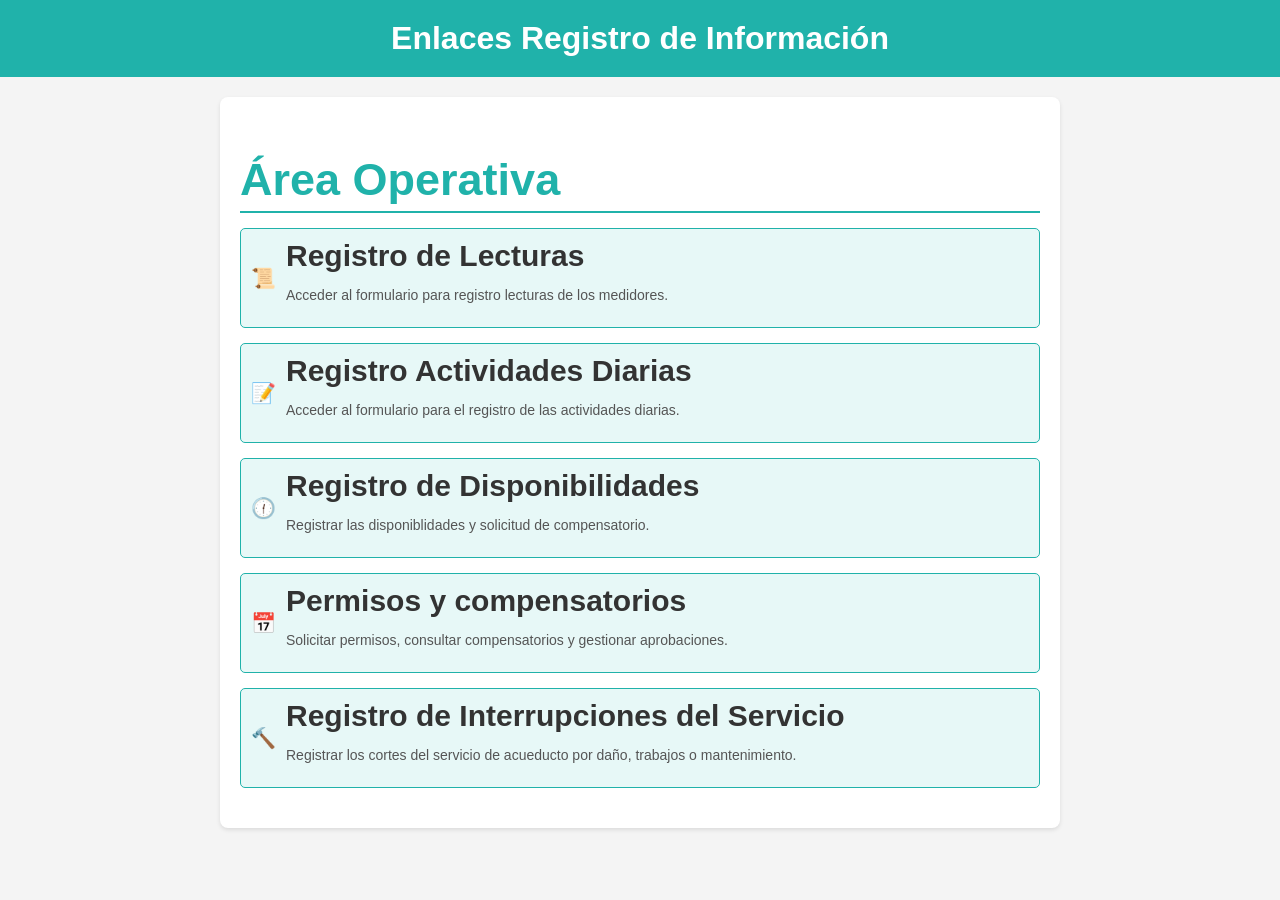
<file: index.html>
<!DOCTYPE html>
<html lang="es">
<head>
    <meta charset="UTF-8">
    <meta name="viewport" content="width=device-width, initial-scale=1.0">
    <title>ASDAL área administrativa - operativa</title>
    <link rel="stylesheet" href="styles.css">
</head>
<body>
    <header>
        <h1>Enlaces Registro de Información</h1>
    </header>

    <div class="container">
        <!-- Categoría Operativa -->
        <div class="category">
            <h2>Área Operativa</h2>
            <a href="https://forms.gle/Xi5ttEcNtKFstZyb7" target="_blank" class="link">
                <span class="link-icon">&#128220;</span>
                <div>
                    <strong>Registro de Lecturas</strong>
                    <p class="link-description">Acceder al formulario para registro lecturas de los medidores.</p>
                </div>
            </a>
            <a href="https://forms.gle/eyiuTpdjehj2mmUy5" target="_blank" class="link">
                <span class="link-icon">&#x1F4DD;</span>
                <div>
                    <strong>Registro Actividades Diarias </strong>
                    <p class="link-description">Acceder al formulario para el registro de las actividades diarias.</p>
                </div>
            </a>

            <a href="https://forms.gle/q5wssY4ZxddbycoWA" target="_blank" class="link">
                <span class="link-icon">&#128359;</span>
                <div>
                    <strong>Registro de Disponibilidades</strong>
                    <p class="link-description">Registrar las disponiblidades y solicitud de compensatorio.</p>
                </div>
            </a>
            <a href="login.html" class="link">
                <span class="link-icon">&#128197;</span>
                <div>
                    <strong>Permisos y compensatorios</strong>
                    <p class="link-description">Solicitar permisos, consultar compensatorios y gestionar aprobaciones.</p>
                </div>
            </a>
            <a href="https://forms.gle/ZR9e3oRL3SKE6qa79" target="_blank" class="link">
                <span class="link-icon">&#128296;</span>
                <div>
                    <strong>Registro de Interrupciones del Servicio</strong>
                    <p class="link-description">Registrar los cortes del servicio de acueducto por daño, trabajos o mantenimiento.</p>
                </div>
            </a>
        </div>

        <!-- Categoría Administrativo -->
        <!-- <div class="category">
            <h2>Administrativo</h2>
            <a href="https://example.com/administrativo11" target="_blank" class="link">
                <span class="link-icon">🗂️</span>
                <div>
                    <strong>Gestión Documental</strong>
                    <p class="link-description">Accede a los documentos administrativos.</p>
                </div>
            </a>
            <a href="https://example.com/administrativo2" target="_blank" class="link">
                <span class="link-icon">💼</span>
                <div>
                    <strong>Portal de Recursos Humanos</strong>
                    <p class="link-description">Consulta información de empleados y políticas.</p>
                </div>
            </a>
            <a href="https://example.com/administrativo3" target="_blank" class="link">
                <span class="link-icon">📋</span>
                <div>
                    <strong>Solicitud de Servicios</strong>
                    <p class="link-description">Envía solicitudes administrativas.</p>
                </div>
            </a>
        </div> -->
    </div>
</body>
</html>
</file>
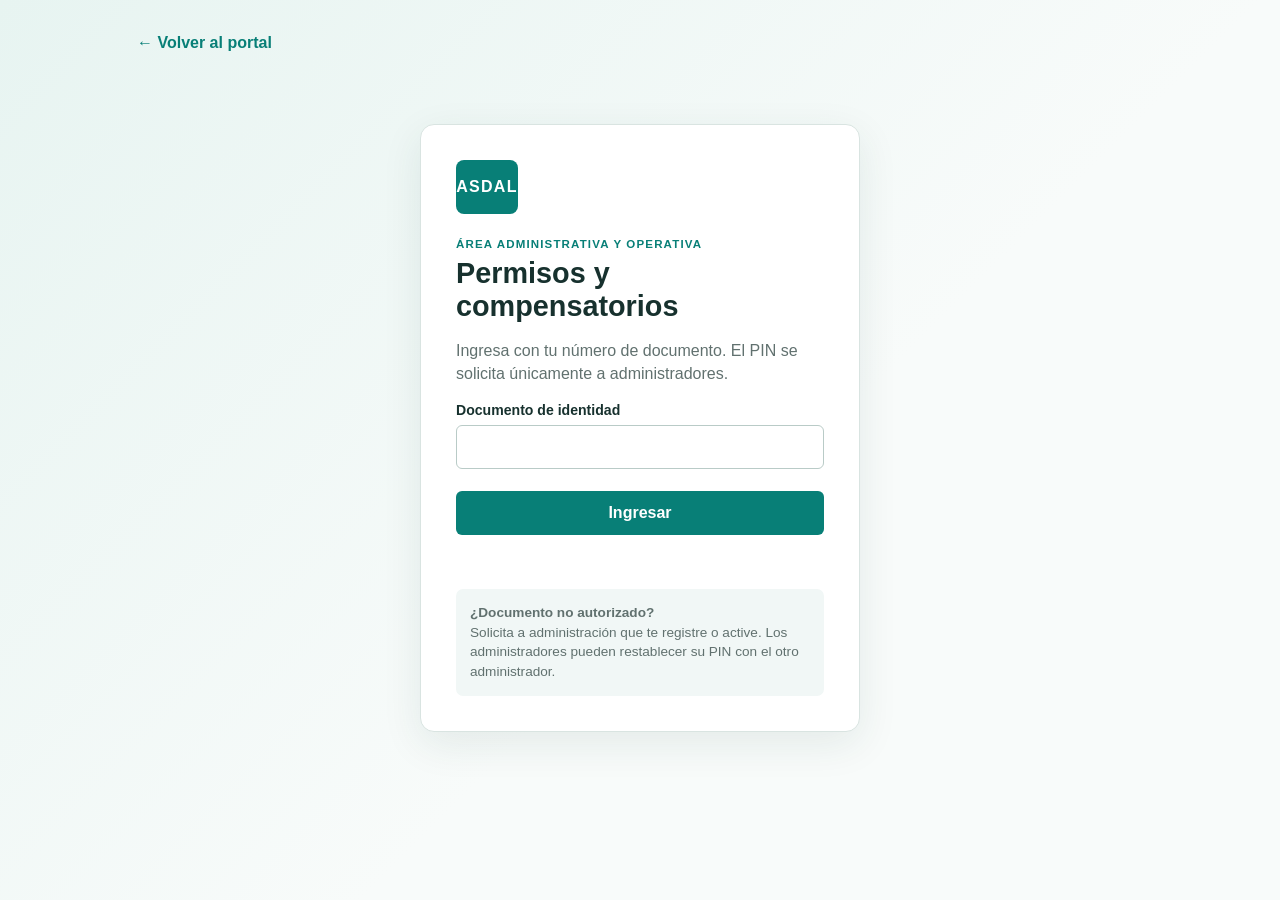
<file: login.html>
<!DOCTYPE html>
<html lang="es">
<head>
  <meta charset="UTF-8">
  <meta name="viewport" content="width=device-width, initial-scale=1.0">
  <title>ASDAL | Ingreso</title>
  <link rel="stylesheet" href="login.css">
</head>
<body>
  <main class="login-shell">
    <a class="back" href="index.html">← Volver al portal</a>
    <section class="login-card" aria-labelledby="title">
      <div class="mark">ASDAL</div>
      <p class="eyebrow">ÁREA ADMINISTRATIVA Y OPERATIVA</p>
      <h1 id="title">Permisos y compensatorios</h1>
      <p class="intro">Ingresa con tu número de documento. El PIN se solicita únicamente a administradores.</p>
      <form id="loginForm">
        <label for="document">Documento de identidad</label>
        <input id="document" name="document" inputmode="numeric" autocomplete="username" pattern="[0-9]{5,15}" required>
        <div id="pinField" hidden>
          <label for="pin">PIN de administrador</label>
          <input id="pin" name="pin" type="password" inputmode="numeric" autocomplete="current-password" minlength="4" maxlength="12">
        </div>
        <button type="submit">Ingresar</button>
      </form>
      <p id="message" class="message" role="status" aria-live="polite"></p>
      <aside><strong>¿Documento no autorizado?</strong><br>Solicita a administración que te registre o active. Los administradores pueden restablecer su PIN con el otro administrador.</aside>
    </section>
  </main>
  <script src="login.js"></script>
</body>
</html>
</file>
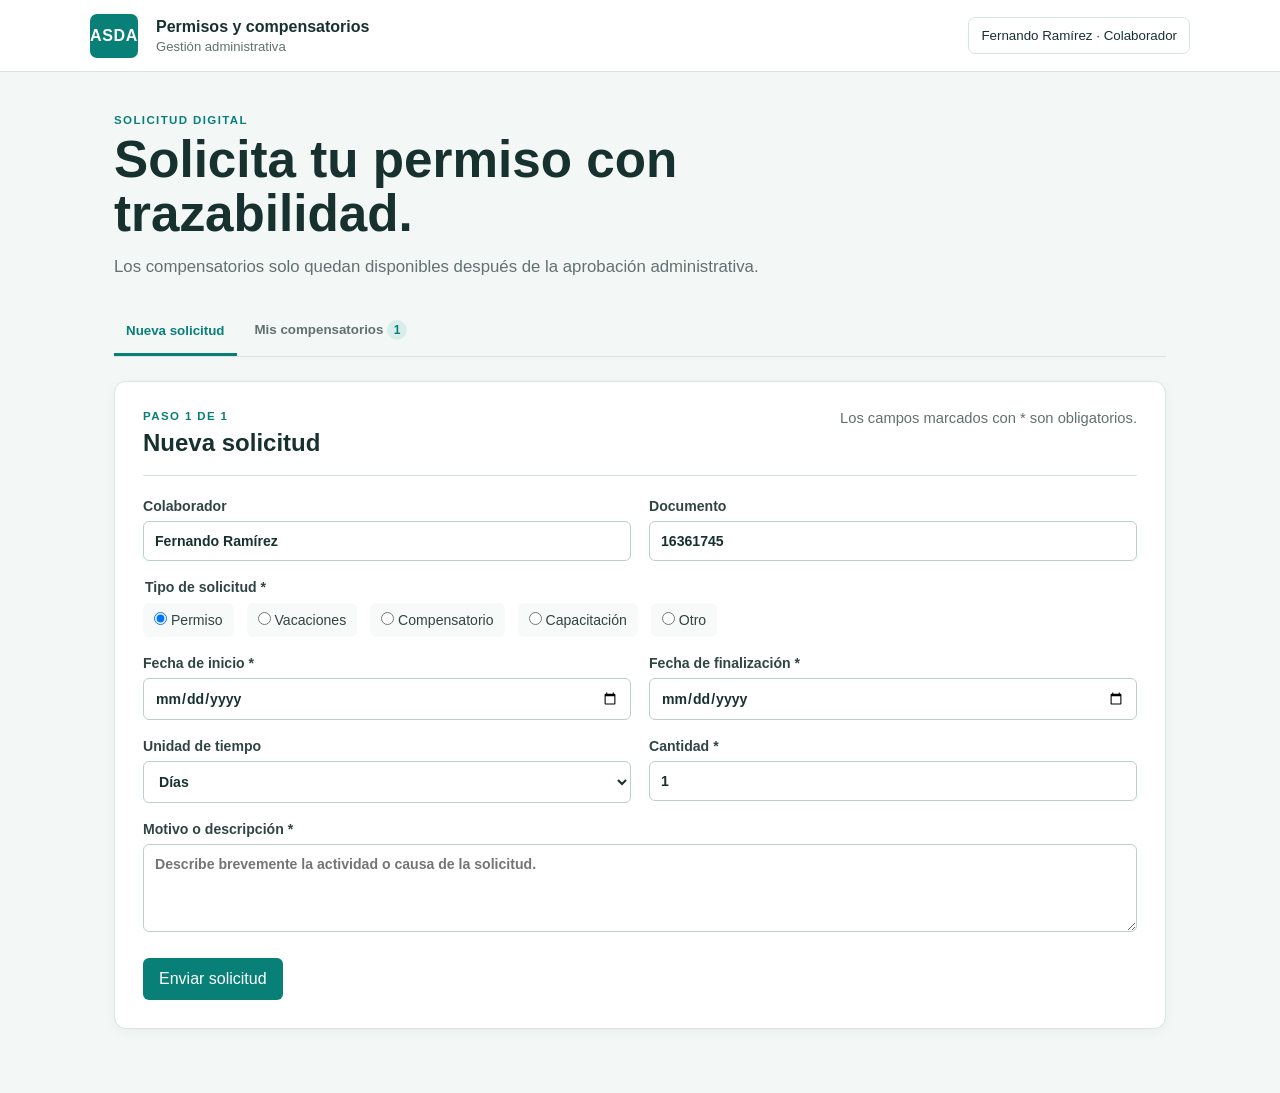
<file: permisos.html>
<!DOCTYPE html>
<html lang="es">
<head>
  <meta charset="UTF-8">
  <meta name="viewport" content="width=device-width, initial-scale=1.0">
  <title>ASDAL | Permisos y compensatorios</title>
  <link rel="stylesheet" href="permisos.css">
</head>
<body>
  <header class="topbar">
    <a class="brand" href="index.html">ASDAL</a>
    <div><strong>Permisos y compensatorios</strong><span>Gestión administrativa</span></div>
    <button id="roleButton" class="user-button" type="button" title="Cambiar vista">Fernando Ramírez · Colaborador</button>
  </header>

  <main class="layout">
    <section class="hero">
      <p class="eyebrow">SOLICITUD DIGITAL</p>
      <h1>Solicita tu permiso con trazabilidad.</h1>
      <p>Los compensatorios solo quedan disponibles después de la aprobación administrativa.</p>
    </section>

    <nav class="tabs" aria-label="Secciones">
      <button class="tab active" data-panel="request" type="button">Nueva solicitud</button>
      <button class="tab" data-panel="balances" type="button">Mis compensatorios <span id="availableCount" class="count">0</span></button>
      <button class="tab admin-only" data-panel="admin" type="button" hidden>Aprobaciones</button>
    </nav>

    <section id="request" class="panel active">
      <div class="panel-heading"><div><p class="eyebrow">PASO 1 DE 1</p><h2>Nueva solicitud</h2></div><p class="muted">Los campos marcados con * son obligatorios.</p></div>
      <form id="requestForm" class="form-grid">
        <label>Colaborador<input id="employeeName" value="Fernando Ramírez" required></label>
        <label>Documento<input id="employeeId" value="16361745" inputmode="numeric" required></label>
        <fieldset class="full"><legend>Tipo de solicitud *</legend><div class="choices">
          <label><input type="radio" name="type" value="Permiso" checked> Permiso</label>
          <label><input type="radio" name="type" value="Vacaciones"> Vacaciones</label>
          <label><input type="radio" name="type" value="Compensatorio"> Compensatorio</label>
          <label><input type="radio" name="type" value="Capacitación"> Capacitación</label>
          <label><input type="radio" name="type" value="Otro"> Otro</label>
        </div></fieldset>
        <div id="compensatoryBox" class="compensatory-box full" hidden>
          <h3>Selecciona un compensatorio aprobado</h3>
          <p>Solo se muestran los derechos aprobados y aún no utilizados.</p>
          <div id="compensatoryOptions" class="balance-options"></div>
        </div>
        <label>Fecha de inicio *<input id="startDate" type="date" required></label>
        <label>Fecha de finalización *<input id="endDate" type="date" required></label>
        <label>Unidad de tiempo<select id="timeUnit"><option value="Días">Días</option><option value="Horas">Horas</option></select></label>
        <label>Cantidad *<input id="amount" type="number" min="1" value="1" required></label>
        <label class="full">Motivo o descripción *<textarea id="reason" rows="4" required placeholder="Describe brevemente la actividad o causa de la solicitud."></textarea></label>
        <div class="full form-actions"><button class="primary" type="submit">Enviar solicitud</button></div>
      </form>
    </section>

    <section id="balances" class="panel">
      <div class="panel-heading"><div><p class="eyebrow">SALDOS PERSONALES</p><h2>Mis compensatorios</h2></div></div>
      <div id="balancesList" class="cards"></div>
    </section>

    <section id="admin" class="panel admin-only" hidden>
      <div class="panel-heading"><div><p class="eyebrow">VISTA ADMINISTRATIVA</p><h2>Disponibilidades por decidir</h2></div><p class="muted">La fecha sugerida es el primer miércoles posterior al fin de la disponibilidad.</p></div>
      <div id="approvalList" class="cards"></div>
    </section>
  </main>

  <dialog id="decisionDialog">
    <form id="decisionForm" method="dialog">
      <input id="decisionId" type="hidden">
      <h2 id="decisionTitle">Decidir compensatorio</h2>
      <p id="decisionDescription" class="muted"></p>
      <label>Fecha autorizada para disfrute<input id="authorizedDate" type="date" required></label>
      <label>Observación administrativa<textarea id="adminNote" rows="3" placeholder="Obligatoria si aplaza la fecha."></textarea></label>
      <div class="dialog-actions"><button type="button" class="secondary" id="cancelDecision">Cancelar</button><button type="submit" class="primary">Guardar decisión</button></div>
    </form>
  </dialog>

  <div id="toast" role="status" aria-live="polite"></div>
  <script src="permisos.js"></script>
</body>
</html>
</file>
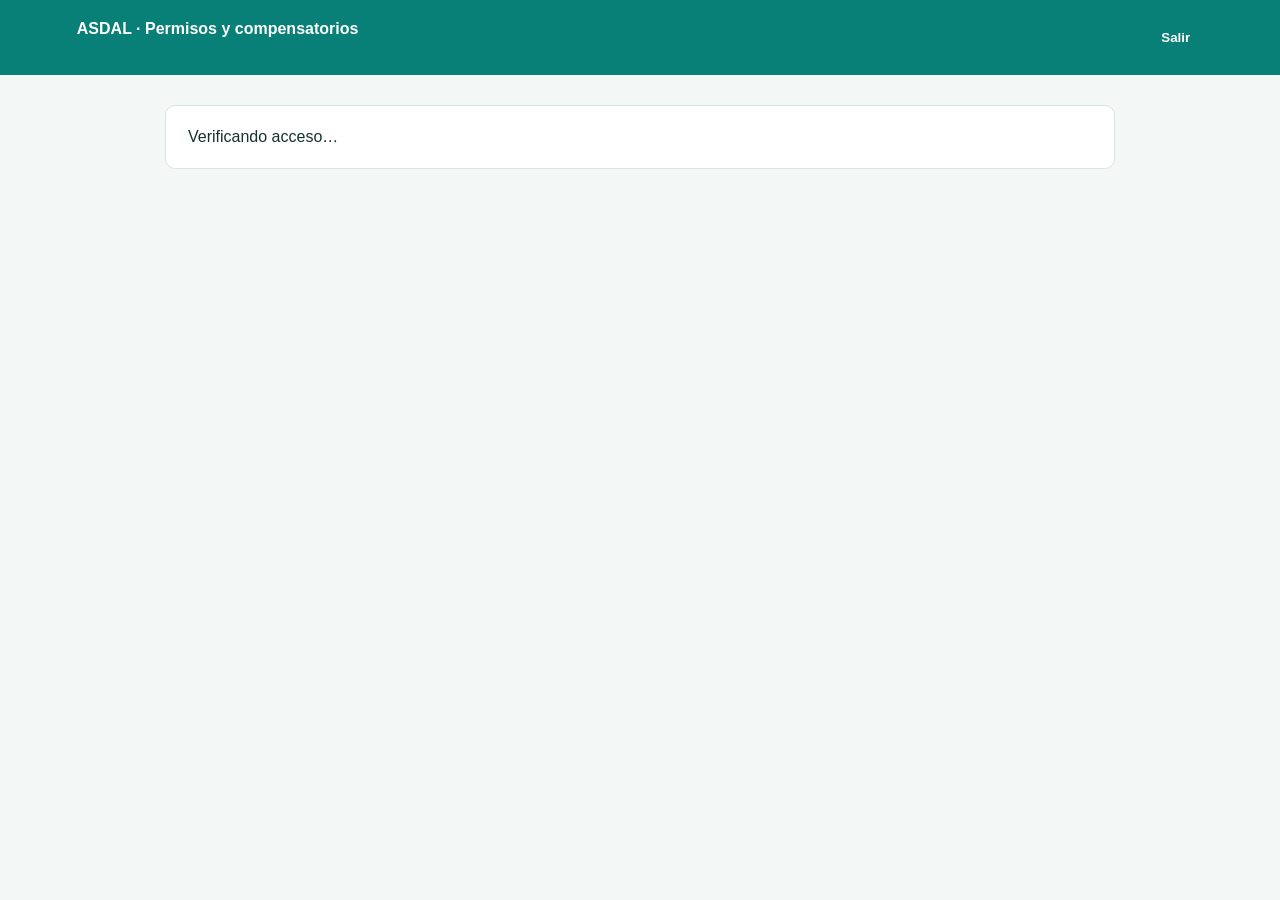
<file: apps-script/Dashboard.html>
<!DOCTYPE html><html lang="es"><head><base target="_top"><meta name="viewport" content="width=device-width,initial-scale=1"><style>body{margin:0;background:#f3f7f6;color:#17312e;font:16px Arial,sans-serif}header{padding:20px 6%;background:#087f77;color:#fff;display:flex;justify-content:space-between}main{max-width:950px;margin:30px auto;padding:0 20px}.card{background:#fff;border:1px solid #d9e4e1;border-radius:10px;padding:22px;margin:16px 0}h1,h2{margin-top:0}button{background:#087f77;color:#fff;border:0;border-radius:5px;padding:10px 13px;font-weight:bold;cursor:pointer}input,select{padding:10px;border:1px solid #bdcfcb;border-radius:5px;margin:5px;width:calc(100% - 12px)}.grid{display:grid;grid-template-columns:repeat(auto-fit,minmax(190px,1fr));gap:8px}.muted{color:#61716f}.user{padding:9px 0;border-bottom:1px solid #e5ecea}.hidden{display:none}</style></head><body><header><strong>ASDAL · Permisos y compensatorios</strong><button onclick="logout()">Salir</button></header><main><div id="loading" class="card">Verificando acceso…</div><section id="content" class="hidden"><div class="card"><h1 id="welcome"></h1><p id="role" class="muted"></p></div><section id="admin" class="hidden"><div class="card"><h2>Usuarios autorizados</h2><div id="users"></div></div><div class="card"><h2>Registrar usuario</h2><form id="userForm" class="grid"><input id="doc" placeholder="Documento" required><input id="name" placeholder="Nombre completo" required><select id="userRole"><option>Colaborador</option><option>Administrador</option></select><button>Crear usuario</button></form><p id="userMsg" class="muted"></p></div><div class="card"><h2>Disponibilidades pendientes</h2><p class="muted">Se importan únicamente registros con Observaciones vacía.</p><button onclick="loadPending()">Consultar pendientes</button><div id="pending"></div></div></section><section id="collab" class="hidden"><div class="card"><h2>Mi espacio</h2><p>Tu acceso fue validado. Próximamente podrás registrar disponibilidades y solicitar compensatorios desde aquí.</p></div></section></section></main><script><?!= HtmlService.createHtmlOutputFromFile('DashboardJs').getContent(); ?></script></body></html>
</file>
<file: styles.css>
body {
    font-family: Arial, sans-serif;
    margin: 0;
    padding: 0;
    background-color: #f4f4f4;
    color: #333;
}

header {
    text-align: center;
    padding: 20px;
    background-color: #20b2aa;
    color: white;
}

h1 {
    margin: 0;
}

.container {
    max-width: 800px;
    margin: 20px auto;
    padding: 20px;
    background: white;
    border-radius: 8px;
    box-shadow: 0 2px 4px rgba(0, 0, 0, 0.1);
    font-size: 30px;
}

.category {
    margin-bottom: 20px;
}

.category h2 {
    border-bottom: 2px solid #20b2aa;
    padding-bottom: 5px;
    margin-bottom: 15px;
    color: #20b2aa;
}

.link {
    display: flex;
    align-items: center;
    margin-bottom: 15px;
    padding: 10px;
    background-color: #e7f8f7;
    border: 1px solid #20b2aa;
    border-radius: 5px;
    text-decoration: none;
    color: #333;
    transition: background-color 0.3s;
}

.link:hover {
    background-color: #cceae8;
}

.link-icon {
    margin-right: 10px;
    font-size: 20px;
    color: #20b2aa;
}

.link-description {
    font-size: 14px;
    color: #555;
}

@media (max-width: 600px) {
    .link {
        flex-direction: column;
        align-items: flex-start;
    }

    .link-icon {
        margin-bottom: 5px;
    }
}
</file>
<file: login.css>
:root{--teal:#087f77;--ink:#17312e;--line:#d9e4e1;--muted:#61716f}*{box-sizing:border-box}body{margin:0;min-height:100vh;background:linear-gradient(135deg,#e7f4f1,#f8fbfa 58%);font-family:Arial,sans-serif;color:var(--ink)}.login-shell{max-width:1050px;margin:auto;padding:34px 22px}.back{color:var(--teal);font-weight:bold;text-decoration:none}.login-card{width:min(100%,440px);margin:8vh auto 0;background:white;border:1px solid var(--line);border-radius:14px;padding:35px;box-shadow:0 12px 40px #17433b17}.mark{display:grid;place-items:center;width:62px;height:54px;background:var(--teal);color:white;border-radius:8px;font-weight:bold;letter-spacing:.08em}.eyebrow{margin:24px 0 7px;color:var(--teal);font-size:.72rem;font-weight:bold;letter-spacing:.1em}.login-card h1{margin:0;font-size:1.8rem}.intro{color:var(--muted);line-height:1.45}.login-card label{display:block;margin:17px 0 7px;font-size:.88rem;font-weight:bold}.login-card input{width:100%;border:1px solid #b9cbc7;border-radius:6px;padding:12px;font:inherit}.login-card button{width:100%;margin-top:22px;border:0;border-radius:6px;background:var(--teal);color:white;padding:13px;font-weight:bold;font-size:1rem;cursor:pointer}.login-card button:disabled{opacity:.65;cursor:wait}.message{min-height:1.2em;color:#a53b20;font-size:.9rem}.login-card aside{margin-top:22px;padding:14px;border-radius:7px;background:#f1f7f6;color:var(--muted);font-size:.85rem;line-height:1.45}
</file>
<file: permisos.css>
:root{--teal:#087f77;--ink:#17312e;--muted:#61716f;--line:#d9e4e1;--canvas:#f3f7f6;--amber:#9a6200;--amber-bg:#fff5dd;--green:#0c6b45;--green-bg:#e4f5ec}*{box-sizing:border-box}body{margin:0;background:var(--canvas);color:var(--ink);font-family:Arial,sans-serif}.topbar{min-height:72px;padding:13px max(24px,calc((100% - 1100px)/2));display:flex;align-items:center;gap:18px;background:#fff;border-bottom:1px solid var(--line)}.topbar span{display:block;font-size:.82rem;color:var(--muted);margin-top:3px}.brand{display:grid;place-items:center;width:48px;height:44px;border-radius:7px;background:var(--teal);color:white;text-decoration:none;font-weight:800;letter-spacing:.04em}.user-button{margin-left:auto;border:1px solid var(--line);background:#fff;border-radius:7px;padding:10px 12px;color:var(--ink);cursor:pointer}.layout{max-width:1100px;margin:auto;padding:42px 24px 64px}.hero{max-width:700px;margin-bottom:30px}.eyebrow{font-size:.72rem;font-weight:700;letter-spacing:.12em;color:var(--teal);margin:0 0 7px}.hero h1{margin:0;font-size:clamp(2rem,5vw,3.2rem);line-height:1.05}.hero>p:not(.eyebrow){color:var(--muted);font-size:1.05rem}.tabs{display:flex;gap:6px;border-bottom:1px solid var(--line);margin-bottom:24px}.tab{background:none;border:0;border-bottom:3px solid transparent;padding:13px 12px;color:var(--muted);font-weight:bold;cursor:pointer}.tab.active{color:var(--teal);border-color:var(--teal)}.count{display:inline-grid;place-items:center;min-width:20px;height:20px;border-radius:20px;background:#d9eeeb;color:var(--teal);font-size:.75rem}.panel{display:none;background:white;border:1px solid var(--line);box-shadow:0 3px 14px #12331a0b;border-radius:12px;padding:28px}.panel.active{display:block}.panel-heading{display:flex;justify-content:space-between;gap:20px;align-items:flex-start;border-bottom:1px solid var(--line);padding-bottom:18px;margin-bottom:22px}.panel-heading h2{margin:0;font-size:1.5rem}.muted{color:var(--muted);font-size:.92rem;margin:0}.form-grid{display:grid;grid-template-columns:repeat(2,minmax(0,1fr));gap:18px}.full{grid-column:1/-1}label,legend{font-size:.88rem;font-weight:bold;color:#304542}input,select,textarea{display:block;width:100%;margin-top:7px;border:1px solid #bdcfcb;border-radius:6px;background:#fff;padding:11px;font:inherit;color:var(--ink)}textarea{resize:vertical}fieldset{border:0;padding:0;margin:0}.choices{display:flex;flex-wrap:wrap;gap:13px;margin-top:8px}.choices label{font-weight:normal;background:#f7faf9;padding:9px 11px;border-radius:6px}.choices input{display:inline;width:auto;margin:0}.compensatory-box{border:1px solid #b8ddd8;background:#f0faf8;padding:18px;border-radius:8px}.compensatory-box h3{margin:0 0 4px}.compensatory-box p{color:var(--muted);margin-top:0;font-size:.9rem}.balance-options{display:grid;gap:9px}.balance-option{border:1px solid #c5ddd9;background:white;border-radius:6px;padding:10px;cursor:pointer}.balance-option input{display:inline;width:auto;margin-right:8px}.form-actions{padding-top:8px}.primary,.secondary{border:0;border-radius:6px;padding:12px 16px;font-weight:bold;font:inherit;cursor:pointer}.primary{background:var(--teal);color:#fff}.primary:hover{background:#056861}.secondary{background:#eef3f2;color:var(--ink)}.cards{display:grid;gap:12px}.card{border:1px solid var(--line);border-radius:8px;padding:18px;background:#fff}.card-top{display:flex;justify-content:space-between;gap:15px}.card h3{font-size:1.05rem;margin:0 0 6px}.card p{margin:5px 0;color:var(--muted);font-size:.92rem}.badge{display:inline-block;white-space:nowrap;border-radius:99px;padding:5px 9px;font-size:.75rem;font-weight:bold;background:var(--amber-bg);color:var(--amber)}.badge.approved{background:var(--green-bg);color:var(--green)}.card-actions{margin-top:14px;display:flex;gap:8px;flex-wrap:wrap}.small{padding:8px 11px;font-size:.86rem}dialog{width:min(500px,calc(100% - 32px));border:0;border-radius:10px;padding:0;box-shadow:0 10px 60px #0004}dialog::backdrop{background:#17312e88}dialog form{padding:25px;display:grid;gap:15px}dialog h2{margin:0}.dialog-actions{display:flex;justify-content:flex-end;gap:10px;margin-top:5px}#toast{position:fixed;bottom:24px;left:50%;transform:translateX(-50%) translateY(80px);opacity:0;transition:.25s;background:#17312e;color:#fff;border-radius:7px;padding:12px 16px;max-width:calc(100% - 32px)}#toast.show{transform:translateX(-50%) translateY(0);opacity:1}@media(max-width:650px){.layout{padding:27px 15px}.panel{padding:20px}.form-grid{grid-template-columns:1fr}.panel-heading{display:block}.panel-heading .muted{margin-top:8px}.topbar{padding:12px 15px}.user-button{font-size:.75rem;padding:8px}.tabs{overflow:auto}.card-top{display:block}.badge{margin-top:8px}}
</file>
